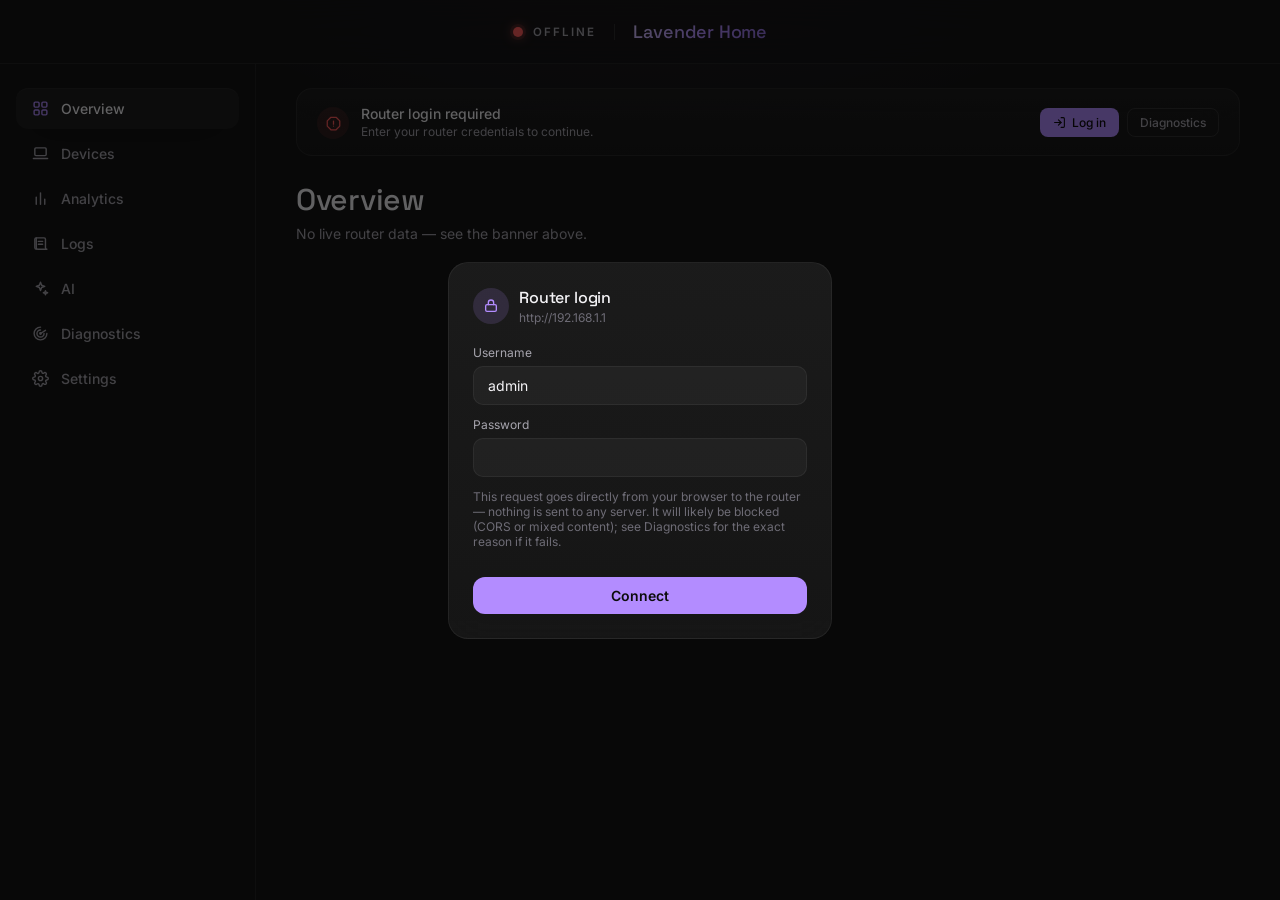
<file: index.html>
<!DOCTYPE html>
<html lang="th">
<head>
<meta charset="UTF-8">
<meta name="viewport" content="width=device-width, initial-scale=1.0">
<title>Lavender Home OS — Overview</title>
<link rel="icon" href="data:,">
<link rel="preconnect" href="https://fonts.googleapis.com">
<link rel="preconnect" href="https://fonts.gstatic.com" crossorigin>
<link href="https://fonts.googleapis.com/css2?family=Inter:wght@400;500;600;700&family=Space+Grotesk:wght@500;600&family=JetBrains+Mono:wght@400;500&display=swap" rel="stylesheet">
<link rel="stylesheet" href="assets/css/main.css">
</head>
<body data-page="overview">
  <div id="lh-header"></div>
  <div class="app-shell">
    <div id="lh-sidebar"></div>
    <main class="app-main">
      <div class="page-wrap">
        <div class="page-header">
          <h1 class="font-display">Overview</h1>
          <p id="overview-source-note">Loading network data…</p>
        </div>

        <div id="overview-grid" class="stat-grid"></div>

        <div id="wifi-section" style="display:none;margin-top:2rem;">
          <h2 class="font-display" style="font-size:1.125rem;font-weight:500;margin:0 0 1rem;">Wi-Fi</h2>
          <div id="wifi-grid" class="wifi-grid"></div>
        </div>
      </div>
    </main>
  </div>
  <div id="lh-mobile-nav"></div>

  <script src="assets/js/utils.js"></script>
  <script src="assets/js/icons.js"></script>
  <script src="assets/js/settings-store.js"></script>
  <script src="assets/js/router-client.js"></script>
  <script src="assets/js/store.js"></script>
  <script src="assets/js/layout.js"></script>
  <script src="assets/js/pages/overview.js"></script>
</body>
</html>
</file>
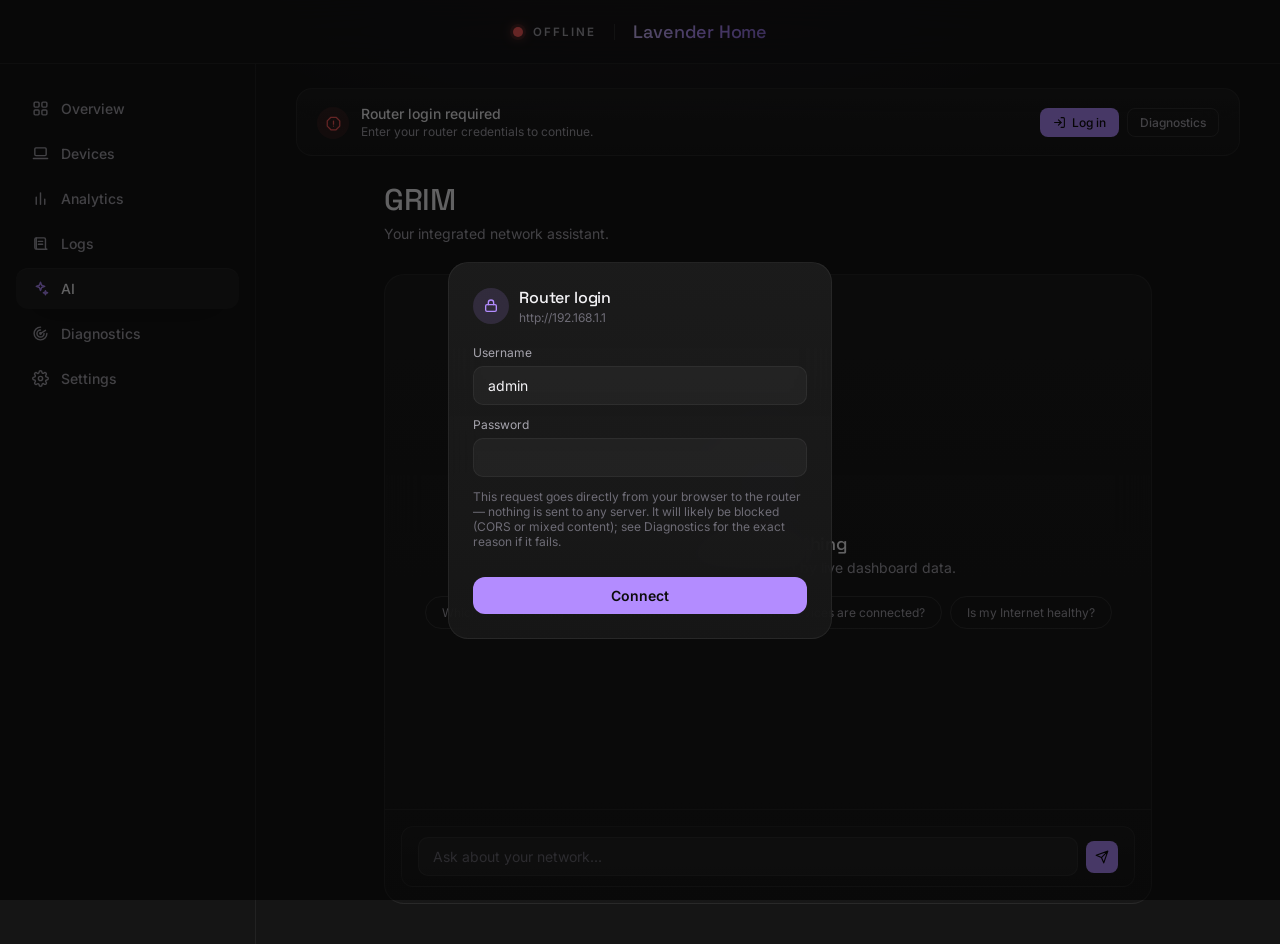
<file: ai.html>
<!DOCTYPE html>
<html lang="th">
<head>
<meta charset="UTF-8">
<meta name="viewport" content="width=device-width, initial-scale=1.0">
<title>Lavender Home OS — GRIM</title>
<link rel="icon" href="data:,">
<link rel="preconnect" href="https://fonts.googleapis.com">
<link rel="preconnect" href="https://fonts.gstatic.com" crossorigin>
<link href="https://fonts.googleapis.com/css2?family=Inter:wght@400;500;600;700&family=Space+Grotesk:wght@500;600&family=JetBrains+Mono:wght@400;500&display=swap" rel="stylesheet">
<link rel="stylesheet" href="assets/css/main.css">
</head>
<body data-page="ai">
  <div id="lh-header"></div>
  <div class="app-shell">
    <div id="lh-sidebar"></div>
    <main class="app-main">
      <div class="page-wrap narrow">
        <div class="page-header">
          <h1 class="font-display">GRIM</h1>
          <p>Your integrated network assistant.</p>
        </div>

        <div class="glass chat-panel">
          <div id="chat-scroll" class="chat-scroll"></div>
          <div id="chat-error" class="chat-error" style="display:none;margin:0 1rem;"></div>
          <div class="chat-input-row">
            <form id="chat-form" class="glass chat-input-box">
              <input id="chat-input" type="text" placeholder="Ask about your network..." autocomplete="off">
              <button type="submit" class="chat-send" id="chat-icon"></button>
            </form>
          </div>
        </div>
      </div>
    </main>
  </div>
  <div id="lh-mobile-nav"></div>

  <script src="assets/js/utils.js"></script>
  <script src="assets/js/icons.js"></script>
  <script src="assets/js/settings-store.js"></script>
  <script src="assets/js/router-client.js"></script>
  <script src="assets/js/store.js"></script>
  <script src="assets/js/layout.js"></script>
  <script src="assets/js/pages/ai.js"></script>
  <script>document.getElementById("chat-icon").innerHTML = LHIcons.send;</script>
</body>
</html>
</file>
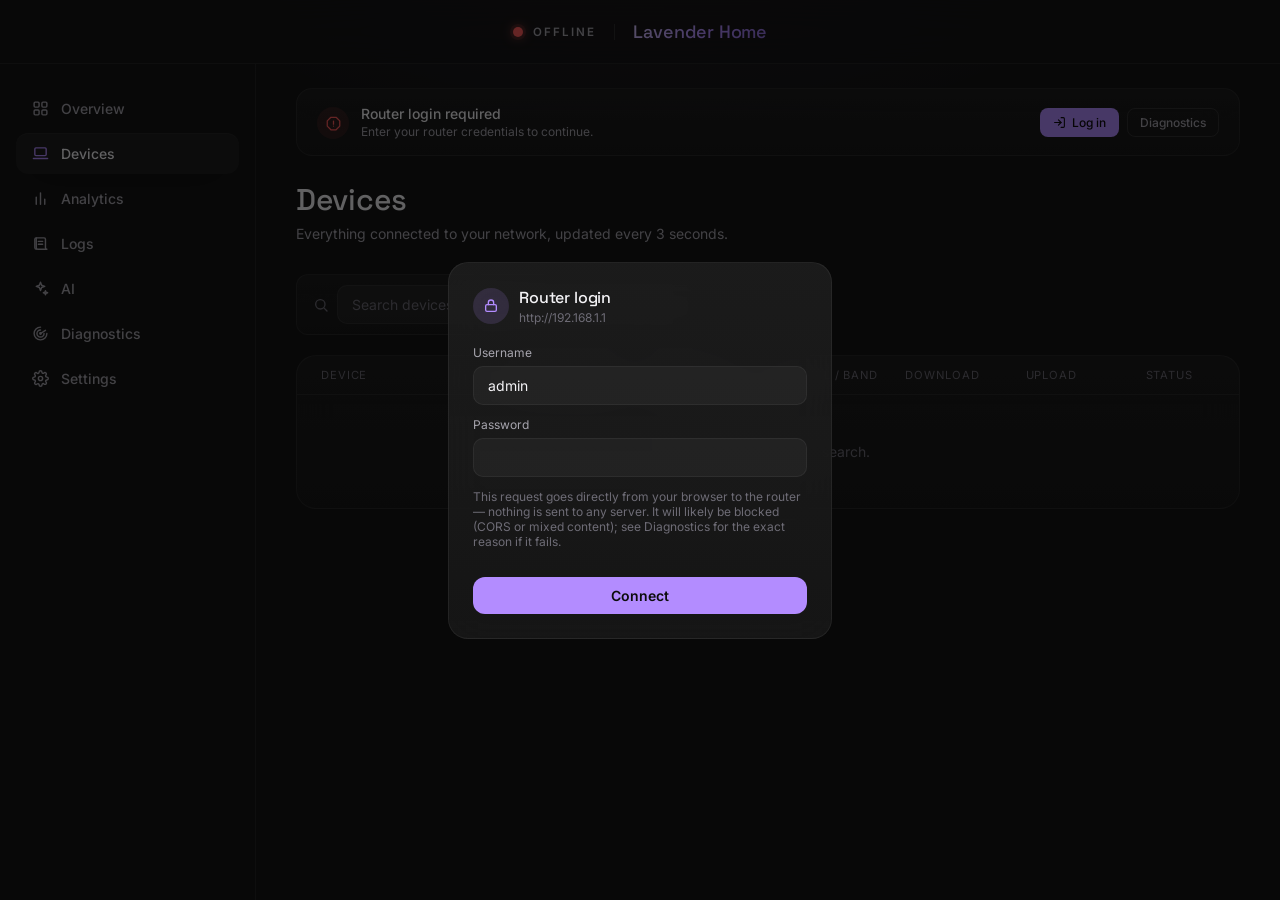
<file: devices.html>
<!DOCTYPE html>
<html lang="th">
<head>
<meta charset="UTF-8">
<meta name="viewport" content="width=device-width, initial-scale=1.0">
<title>Lavender Home OS — Devices</title>
<link rel="icon" href="data:,">
<link rel="preconnect" href="https://fonts.googleapis.com">
<link rel="preconnect" href="https://fonts.gstatic.com" crossorigin>
<link href="https://fonts.googleapis.com/css2?family=Inter:wght@400;500;600;700&family=Space+Grotesk:wght@500;600&family=JetBrains+Mono:wght@400;500&display=swap" rel="stylesheet">
<link rel="stylesheet" href="assets/css/main.css">
</head>
<body data-page="devices">
  <div id="lh-header"></div>
  <div class="app-shell">
    <div id="lh-sidebar"></div>
    <main class="app-main">
      <div class="page-wrap">
        <div class="page-header">
          <h1 class="font-display">Devices</h1>
          <p>Everything connected to your network, updated every 3 seconds.</p>
        </div>

        <div style="margin-bottom:1.25rem;display:flex;align-items:center;gap:.75rem;flex-wrap:wrap;">
          <div class="glass search-box">
            <span style="display:inline-flex" id="search-icon"></span>
            <input id="device-search" type="text" placeholder="Search devices, MAC, IP...">
          </div>
          <span id="device-count" style="font-size:.875rem;color:var(--ink-faint);"></span>
        </div>

        <div class="glass device-table">
          <div class="device-table-head">
            <span>Device</span>
            <span>MAC Address</span>
            <span>IP Address</span>
            <span>Signal / Band</span>
            <span>Download</span>
            <span>Upload</span>
            <span>Status</span>
          </div>
          <div id="device-rows"></div>
        </div>
      </div>
    </main>
  </div>
  <div id="lh-mobile-nav"></div>

  <script src="assets/js/utils.js"></script>
  <script src="assets/js/icons.js"></script>
  <script src="assets/js/settings-store.js"></script>
  <script src="assets/js/router-client.js"></script>
  <script src="assets/js/store.js"></script>
  <script src="assets/js/layout.js"></script>
  <script src="assets/js/pages/devices.js"></script>
  <script>document.getElementById("search-icon").innerHTML = LHIcons.search;</script>
</body>
</html>
</file>
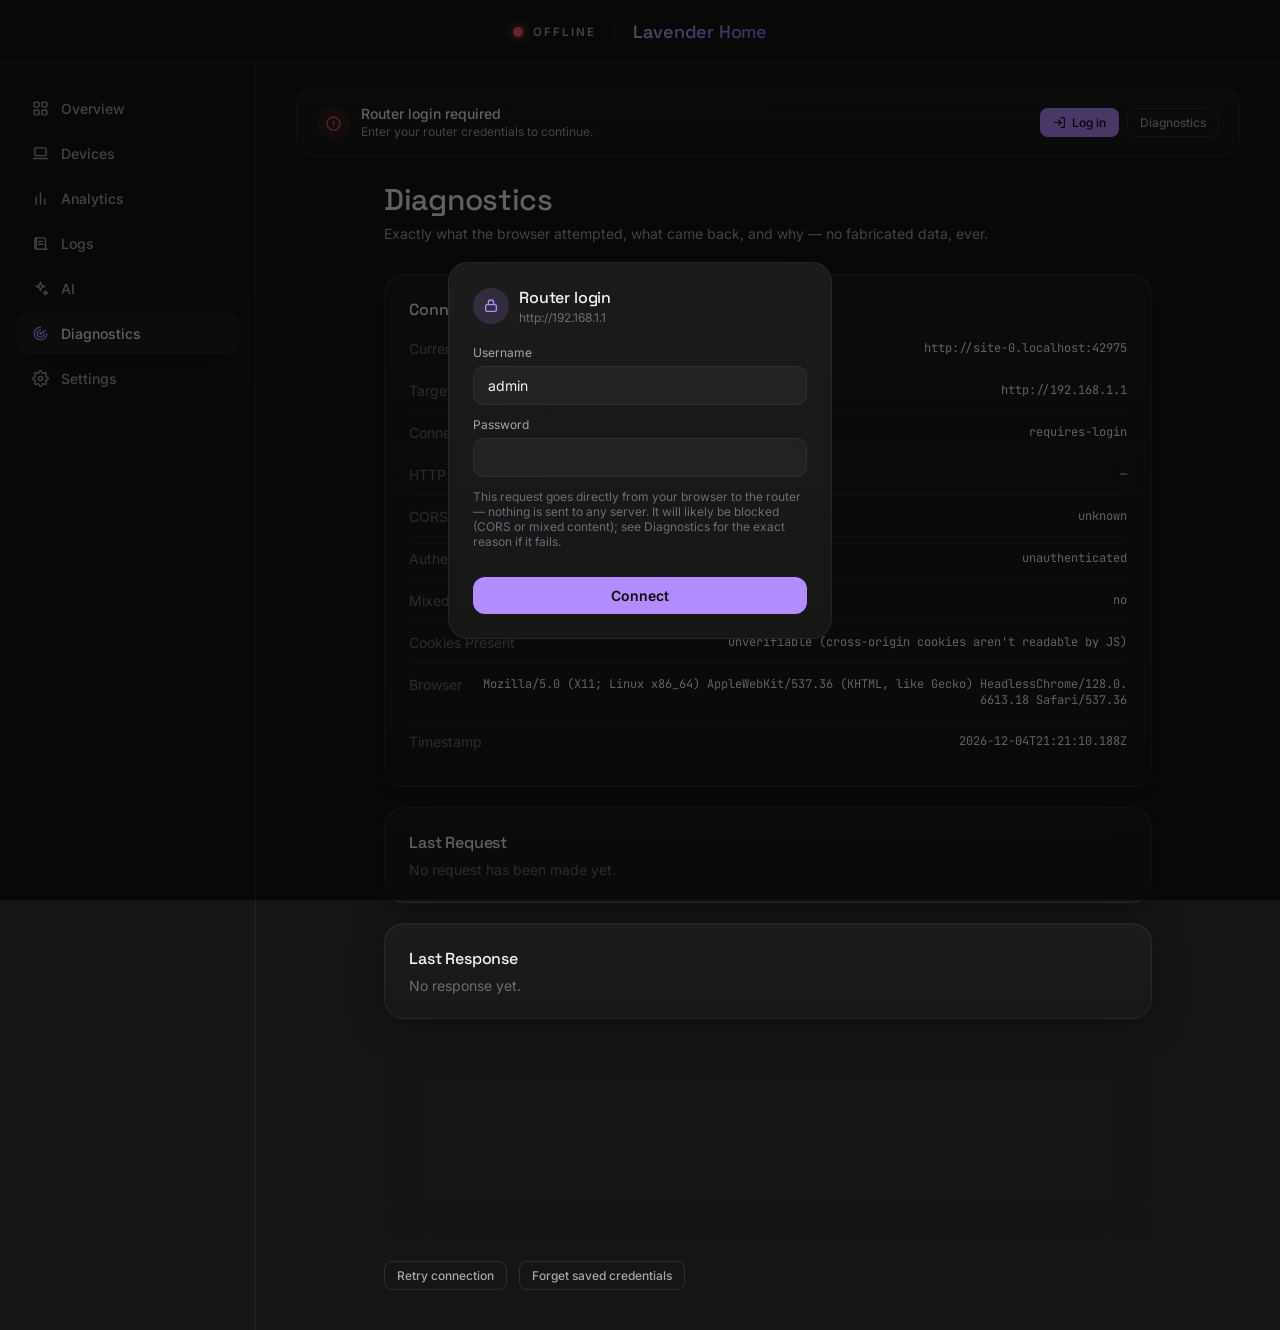
<file: diagnostics.html>
<!DOCTYPE html>
<html lang="th">
<head>
<meta charset="UTF-8">
<meta name="viewport" content="width=device-width, initial-scale=1.0">
<title>Lavender Home OS — Diagnostics</title>
<link rel="icon" href="data:,">
<link rel="preconnect" href="https://fonts.googleapis.com">
<link rel="preconnect" href="https://fonts.gstatic.com" crossorigin>
<link href="https://fonts.googleapis.com/css2?family=Inter:wght@400;500;600;700&family=Space+Grotesk:wght@500;600&family=JetBrains+Mono:wght@400;500&display=swap" rel="stylesheet">
<link rel="stylesheet" href="assets/css/main.css">
</head>
<body data-page="diagnostics">
  <div id="lh-header"></div>
  <div class="app-shell">
    <div id="lh-sidebar"></div>
    <main class="app-main">
      <div class="page-wrap narrow">
        <div class="page-header">
          <h1 class="font-display">Diagnostics</h1>
          <p>Exactly what the browser attempted, what came back, and why — no fabricated data, ever.</p>
        </div>

        <div class="settings-list">
          <div class="card">
            <h2 class="font-display" style="font-size:1rem;font-weight:500;margin:0 0 .5rem;">Connection</h2>
            <div id="diag-connection"></div>
          </div>
          <div class="card">
            <h2 class="font-display" style="font-size:1rem;font-weight:500;margin:0 0 .5rem;">Last Request</h2>
            <div id="diag-request"></div>
          </div>
          <div class="card">
            <h2 class="font-display" style="font-size:1rem;font-weight:500;margin:0 0 .5rem;">Last Response</h2>
            <div id="diag-response"></div>
          </div>
          <div class="card" id="diag-error-card" style="display:none;">
            <h2 class="font-display" style="font-size:1rem;font-weight:500;margin:0 0 .5rem;color:var(--error);">Last Error</h2>
            <p id="diag-error-text" style="font-size:.875rem;color:var(--ink-muted);"></p>
          </div>
          <div class="card">
            <h2 class="font-display" style="font-size:1rem;font-weight:500;margin:0 0 .75rem;">Why this might be blocked</h2>
            <ul style="margin:0;padding-left:1.25rem;font-size:.875rem;color:var(--ink-muted);display:flex;flex-direction:column;gap:.5rem;">
              <li><strong style="color:var(--ink);">CORS:</strong> the router's web server almost certainly doesn't send an <code style="background:rgba(255,255,255,.05);padding:.1rem .3rem;border-radius:.25rem;">Access-Control-Allow-Origin</code> header for this app's origin, so the browser blocks the response even if the router replied.</li>
              <li><strong style="color:var(--ink);">Mixed content:</strong> this app is served over https; browsers refuse to let it fetch an http:// address like the router's, full stop.</li>
              <li><strong style="color:var(--ink);">Different network:</strong> the router's address is a private LAN IP — only reachable from a device on the same home network, not from a browser tab on cellular or another Wi-Fi.</li>
            </ul>
          </div>
          <div style="display:flex;flex-wrap:wrap;gap:.75rem;">
            <button id="diag-retry" class="btn-chip" type="button">Retry connection</button>
            <button id="diag-forget" class="btn-chip" type="button">Forget saved credentials</button>
          </div>
        </div>
      </div>
    </main>
  </div>
  <div id="lh-mobile-nav"></div>

  <script src="assets/js/utils.js"></script>
  <script src="assets/js/icons.js"></script>
  <script src="assets/js/settings-store.js"></script>
  <script src="assets/js/router-client.js"></script>
  <script src="assets/js/store.js"></script>
  <script src="assets/js/layout.js"></script>
  <script src="assets/js/pages/diagnostics.js"></script>
</body>
</html>
</file>
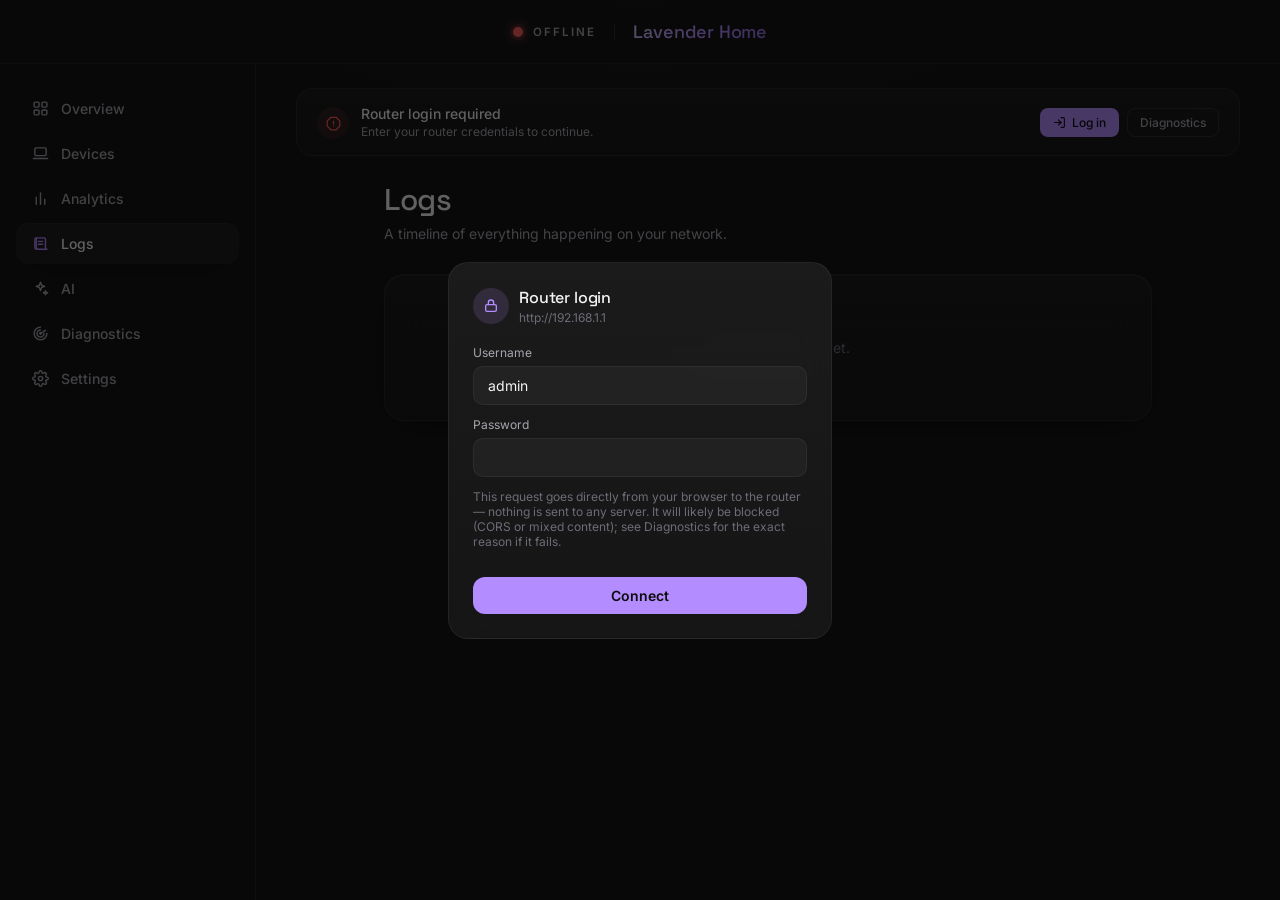
<file: logs.html>
<!DOCTYPE html>
<html lang="th">
<head>
<meta charset="UTF-8">
<meta name="viewport" content="width=device-width, initial-scale=1.0">
<title>Lavender Home OS — Logs</title>
<link rel="icon" href="data:,">
<link rel="preconnect" href="https://fonts.googleapis.com">
<link rel="preconnect" href="https://fonts.gstatic.com" crossorigin>
<link href="https://fonts.googleapis.com/css2?family=Inter:wght@400;500;600;700&family=Space+Grotesk:wght@500;600&family=JetBrains+Mono:wght@400;500&display=swap" rel="stylesheet">
<link rel="stylesheet" href="assets/css/main.css">
</head>
<body data-page="logs">
  <div id="lh-header"></div>
  <div class="app-shell">
    <div id="lh-sidebar"></div>
    <main class="app-main">
      <div class="page-wrap narrow">
        <div class="page-header">
          <h1 class="font-display">Logs</h1>
          <p>A timeline of everything happening on your network.</p>
        </div>
        <div id="log-timeline"></div>
      </div>
    </main>
  </div>
  <div id="lh-mobile-nav"></div>

  <script src="assets/js/utils.js"></script>
  <script src="assets/js/icons.js"></script>
  <script src="assets/js/settings-store.js"></script>
  <script src="assets/js/router-client.js"></script>
  <script src="assets/js/store.js"></script>
  <script src="assets/js/layout.js"></script>
  <script src="assets/js/pages/logs.js"></script>
</body>
</html>
</file>
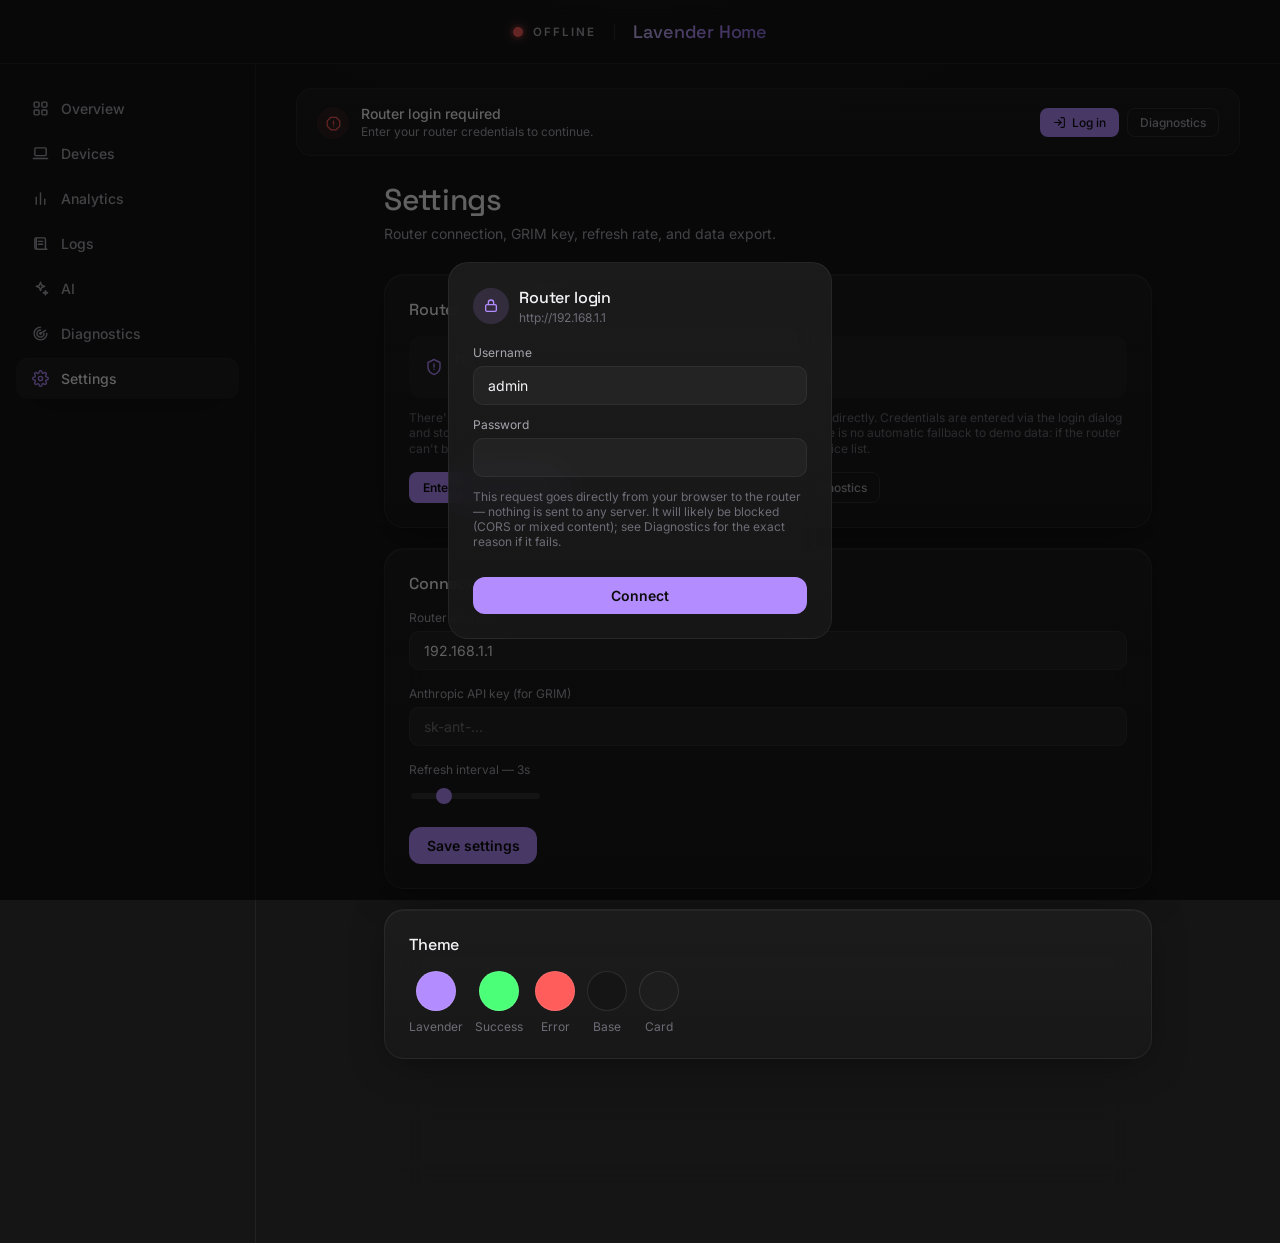
<file: settings.html>
<!DOCTYPE html>
<html lang="th">
<head>
<meta charset="UTF-8">
<meta name="viewport" content="width=device-width, initial-scale=1.0">
<title>Lavender Home OS — Settings</title>
<link rel="icon" href="data:,">
<link rel="preconnect" href="https://fonts.googleapis.com">
<link rel="preconnect" href="https://fonts.gstatic.com" crossorigin>
<link href="https://fonts.googleapis.com/css2?family=Inter:wght@400;500;600;700&family=Space+Grotesk:wght@500;600&family=JetBrains+Mono:wght@400;500&display=swap" rel="stylesheet">
<link rel="stylesheet" href="assets/css/main.css">
</head>
<body data-page="settings">
  <div id="lh-header"></div>
  <div class="app-shell">
    <div id="lh-sidebar"></div>
    <main class="app-main">
      <div class="page-wrap narrow">
        <div class="page-header">
          <h1 class="font-display">Settings</h1>
          <p>Router connection, GRIM key, refresh rate, and data export.</p>
        </div>

        <div class="settings-list">
          <div class="card">
            <h2 class="font-display" style="font-size:1rem;font-weight:500;margin:0 0 1rem;">Router Connection</h2>
            <div id="connection-status"></div>
            <p class="settings-note">
              There's no backend for router data — the browser connects to your router directly. Credentials are
              entered via the login dialog and stored only in this browser's <code>localStorage</code>, never on a
              server. There is no automatic fallback to demo data: if the router can't be reached, the dashboard
              shows a connection error instead of a device list.
            </p>
            <div style="display:flex;flex-wrap:wrap;gap:.625rem;margin-top:1rem;">
              <button id="open-login-btn" type="button" class="focus-ring" style="border-radius:.5rem;background:var(--accent);color:#0c0c0c;font-size:.75rem;font-weight:600;padding:.5rem .875rem;">Enter router credentials</button>
              <button id="forget-credentials-btn" type="button" class="btn-chip">Forget saved credentials</button>
              <a href="diagnostics.html" class="btn-chip">View diagnostics</a>
            </div>
          </div>

          <form id="settings-form" class="card">
            <h2 class="font-display" style="font-size:1rem;font-weight:500;margin:0 0 1rem;">Connection Details</h2>
            <div style="display:grid;gap:1rem;">
              <div>
                <label class="field-label" for="routerHost">Router address</label>
                <input type="text" id="routerHost" placeholder="192.168.1.1">
              </div>
              <div>
                <label class="field-label" for="anthropicApiKey">Anthropic API key (for GRIM)</label>
                <input type="password" id="anthropicApiKey" placeholder="sk-ant-...">
              </div>
              <div>
                <label class="field-label" for="refreshInterval">Refresh interval — <span id="refreshIntervalLabel">3s</span></label>
                <input type="range" id="refreshInterval" min="1" max="10" value="3">
              </div>
            </div>
            <div style="display:flex;align-items:center;gap:1rem;margin-top:1.5rem;">
              <button type="submit" class="btn-accent">Save settings</button>
              <span id="save-confirmation" style="opacity:0;transition:opacity .3s;font-size:.8125rem;color:var(--success);">Saved</span>
            </div>
          </form>

          <div class="card">
            <h2 class="font-display" style="font-size:1rem;font-weight:500;margin:0 0 1rem;">Theme</h2>
            <div class="swatch-row">
              <div class="swatch"><div class="swatch-color" style="background:#B38CFF"></div><span>Lavender</span></div>
              <div class="swatch"><div class="swatch-color" style="background:#4CFF78"></div><span>Success</span></div>
              <div class="swatch"><div class="swatch-color" style="background:#FF5C5C"></div><span>Error</span></div>
              <div class="swatch"><div class="swatch-color" style="background:#151515"></div><span>Base</span></div>
              <div class="swatch"><div class="swatch-color" style="background:#1D1D1D"></div><span>Card</span></div>
            </div>
          </div>

          <div class="card">
            <h2 class="font-display" style="font-size:1rem;font-weight:500;margin:0 0 1rem;">Export Logs</h2>
            <button id="export-logs-btn" class="btn-accent" type="button">
              <span id="export-icon" style="display:inline-flex"></span>
              Export as JSON
            </button>
          </div>
        </div>
      </div>
    </main>
  </div>
  <div id="lh-mobile-nav"></div>

  <script src="assets/js/utils.js"></script>
  <script src="assets/js/icons.js"></script>
  <script src="assets/js/settings-store.js"></script>
  <script src="assets/js/router-client.js"></script>
  <script src="assets/js/store.js"></script>
  <script src="assets/js/layout.js"></script>
  <script src="assets/js/pages/settings.js"></script>
  <script>document.getElementById("export-icon").innerHTML = LHIcons.download;</script>
</body>
</html>
</file>
<file: assets/css/main.css>
/* ────────────────────────────────────────────────────────────────────────
   Lavender Home OS — Design Tokens
   ──────────────────────────────────────────────────────────────────────── */
:root {
  --bg: #151515;
  --card: #1D1D1D;
  --card-hover: #232323;
  --border: rgba(255, 255, 255, 0.06);
  --accent: #B38CFF;
  --accent-dim: #8F6EDB;
  --accent-glow: rgba(179, 140, 255, 0.35);
  --success: #4CFF78;
  --success-glow: rgba(76, 255, 120, 0.35);
  --error: #FF5C5C;
  --error-glow: rgba(255, 92, 92, 0.35);
  --warning: #FBBF77;
  --ink: #F4F3F6;
  --ink-muted: #A7A5AE;
  --ink-faint: #6E6C76;
  --radius-lg: 1.25rem;
  --radius-xl: 1.75rem;
  --font-display: "Space Grotesk", "Inter", sans-serif;
  --font-sans: "Inter", sans-serif;
  --font-mono: "JetBrains Mono", monospace;
}

* { box-sizing: border-box; -webkit-tap-highlight-color: transparent; }
html, body { margin: 0; padding: 0; }
html { background: var(--bg); scroll-behavior: smooth; }
body {
  background: var(--bg);
  color: var(--ink);
  font-family: var(--font-sans);
  -webkit-font-smoothing: antialiased;
  min-height: 100vh;
}
h1, h2, h3, .font-display { font-family: var(--font-display); letter-spacing: -0.01em; }
a { color: inherit; text-decoration: none; }
button, input { font-family: inherit; color: inherit; }
button { cursor: pointer; border: none; background: none; }
code { font-family: var(--font-mono); }

::selection { background: rgba(179, 140, 255, 0.35); color: #fff; }
::-webkit-scrollbar { width: 10px; height: 10px; }
::-webkit-scrollbar-track { background: transparent; }
::-webkit-scrollbar-thumb { background: rgba(255,255,255,0.08); border-radius: 999px; border: 2px solid var(--bg); }
::-webkit-scrollbar-thumb:hover { background: var(--accent-glow); }

.focus-ring:focus-visible {
  outline: none;
  box-shadow: 0 0 0 2px var(--bg), 0 0 0 4px rgba(179,140,255,0.6);
}

/* ── Glass surfaces ───────────────────────────────────────────────────── */
.glass {
  background: linear-gradient(180deg, rgba(29,29,29,0.92) 0%, rgba(24,24,24,0.88) 100%);
  backdrop-filter: blur(20px) saturate(140%);
  -webkit-backdrop-filter: blur(20px) saturate(140%);
  border: 1px solid var(--border);
}
.glass-strong {
  background: rgba(21,21,21,0.72);
  backdrop-filter: blur(28px) saturate(160%);
  -webkit-backdrop-filter: blur(28px) saturate(160%);
  border-bottom: 1px solid var(--border);
}
.card {
  background: linear-gradient(180deg, rgba(29,29,29,0.92) 0%, rgba(24,24,24,0.88) 100%);
  backdrop-filter: blur(20px) saturate(140%);
  -webkit-backdrop-filter: blur(20px) saturate(140%);
  border: 1px solid var(--border);
  border-radius: var(--radius-lg);
  box-shadow: 0 1px 0 0 rgba(255,255,255,0.04) inset, 0 8px 40px -12px rgba(0,0,0,0.6);
  padding: 1.5rem;
  transition: all .3s cubic-bezier(.16,1,.3,1);
}
.card.interactive:hover {
  border-color: rgba(255,255,255,0.1);
  transform: translateY(-2px);
  box-shadow: 0 0 24px 0 rgba(179,140,255,0.25);
}
.text-gradient-accent {
  background: linear-gradient(135deg, #d9c8ff 0%, #b38cff 55%, #8f6edb 100%);
  -webkit-background-clip: text; background-clip: text; color: transparent;
}

/* ── Layout shell ─────────────────────────────────────────────────────── */
.app-bg-glow {
  position: fixed; inset: 0; z-index: 0; pointer-events: none; opacity: .6;
  background: radial-gradient(60% 40% at 50% -10%, rgba(179,140,255,0.10) 0%, rgba(21,21,21,0) 70%);
}
header.app-header {
  position: sticky; top: 0; z-index: 40;
  height: 64px; display: flex; align-items: center; justify-content: center;
  padding: 0 1.5rem;
}
.header-status { display: flex; align-items: center; gap: 0.625rem; }
.header-status .label { font-size: .72rem; font-weight: 600; letter-spacing: .18em; text-transform: uppercase; color: var(--ink-muted); }
.header-divider { width: 1px; height: 16px; background: rgba(255,255,255,0.1); margin: 0 .5rem; }
.header-title { font-size: 1.125rem; font-weight: 500; }

.app-shell { position: relative; z-index: 10; margin: 0 auto; max-width: 1600px; display: flex; }

.sidebar {
  width: 16rem; display: none; flex-direction: column; gap: .25rem;
  border-right: 1px solid var(--border);
  padding: 1.5rem 1rem; flex-shrink: 0;
}
@media (min-width: 768px) { .sidebar { display: flex; } }
.sidebar a {
  position: relative; display: flex; align-items: center; gap: .75rem;
  border-radius: .75rem; padding: .75rem 1rem; font-size: .875rem; font-weight: 500;
  color: var(--ink-muted); transition: color .2s;
}
.sidebar a:hover { color: var(--ink); }
.sidebar a.active { color: var(--ink); background: var(--card); box-shadow: 0 1px 0 0 rgba(255,255,255,0.04) inset, 0 8px 40px -12px rgba(0,0,0,0.6); }
.sidebar a.active svg { color: var(--accent); }
.sidebar a:hover:not(.active) { transform: translateX(3px); }
.sidebar svg { width: 17px; height: 17px; flex-shrink: 0; }

.mobile-nav {
  position: fixed; bottom: 0; left: 0; right: 0; z-index: 40;
  display: flex; align-items: center; justify-content: space-around;
  padding: .5rem; 
}
@media (min-width: 768px) { .mobile-nav { display: none; } }
.mobile-nav a { display: flex; flex-direction: column; align-items: center; gap: .25rem; padding: .375rem .75rem; border-radius: .75rem; color: var(--ink-faint); }
.mobile-nav a.active { color: var(--accent); }
.mobile-nav a.active span { color: var(--ink); }
.mobile-nav svg { width: 19px; height: 19px; }
.mobile-nav span { font-size: .625rem; font-weight: 500; color: inherit; }

main.app-main { min-height: calc(100vh - 4rem); width: 100%; flex: 1; padding: 1.5rem 1.25rem 6rem; }
@media (min-width: 768px) { main.app-main { padding: 1.5rem 2.5rem 2.5rem; } }

.page-wrap { margin: 0 auto; max-width: 72rem; }
.page-wrap.narrow { max-width: 48rem; }
.page-header { margin-bottom: 2rem; animation: fade-up .4s cubic-bezier(.16,1,.3,1) both; }
.page-header h1 { font-size: 1.875rem; font-weight: 500; margin: 0; }
.page-header p { margin: .375rem 0 0; font-size: .875rem; color: var(--ink-muted); }

/* ── Status dot ───────────────────────────────────────────────────────── */
.dot { display: inline-block; border-radius: 999px; width: 8px; height: 8px; }
.dot.md { width: 10px; height: 10px; }
.dot.online { background: var(--success); box-shadow: 0 0 0 3px rgba(76,255,120,.12), 0 0 12px rgba(76,255,120,.6); animation: pulse-soft 2.4s ease-in-out infinite; }
.dot.offline { background: var(--error); box-shadow: 0 0 0 3px rgba(255,92,92,.12), 0 0 12px rgba(255,92,92,.6); }
.dot.degraded { background: var(--accent); box-shadow: 0 0 0 3px rgba(179,140,255,.12), 0 0 12px rgba(179,140,255,.6); }

/* ── Stat grid ────────────────────────────────────────────────────────── */
.stat-grid { display: grid; grid-template-columns: 1fr; gap: 1rem; }
@media (min-width: 640px) { .stat-grid { grid-template-columns: repeat(2, 1fr); } }
@media (min-width: 1024px) { .stat-grid { grid-template-columns: repeat(3, 1fr); } }
.stat-card { display: flex; flex-direction: column; gap: 1rem; opacity: 0; animation: fade-up .5s cubic-bezier(.16,1,.3,1) forwards; }
.stat-card-top { display: flex; align-items: center; justify-content: space-between; }
.stat-card-top .label { font-size: .8125rem; color: var(--ink-muted); letter-spacing: .01em; }
.stat-icon { border-radius: 999px; background: rgba(255,255,255,0.05); padding: .5rem; display: flex; color: var(--accent); }
.stat-icon.success { color: var(--success); }
.stat-icon.error { color: var(--error); }
.stat-icon svg { width: 16px; height: 16px; }
.stat-value { font-family: var(--font-display); font-size: 1.5rem; font-weight: 500; letter-spacing: -0.01em; }
.stat-sublabel { margin-top: .25rem; font-size: .75rem; color: var(--ink-faint); }

/* ── Wifi cards ───────────────────────────────────────────────────────── */
.wifi-grid { display: grid; grid-template-columns: 1fr; gap: 1rem; }
@media (min-width: 640px) { .wifi-grid { grid-template-columns: repeat(2, 1fr); } }
.wifi-row { display: flex; align-items: center; justify-content: space-between; }
.wifi-name { font-weight: 500; }
.wifi-meta { margin-top: .25rem; font-size: .75rem; color: var(--ink-faint); }
.wifi-clients { display: flex; align-items: center; gap: .5rem; font-size: .875rem; color: var(--ink-muted); }

/* ── Buttons / inputs ─────────────────────────────────────────────────── */
.btn-accent {
  display: inline-flex; align-items: center; gap: .5rem; border-radius: .75rem;
  background: var(--accent); color: #0c0c0c; font-weight: 600; font-size: .875rem;
  padding: .625rem 1.1rem; transition: opacity .2s;
}
.btn-accent:hover { opacity: .9; }
.btn-accent:disabled { opacity: .3; cursor: not-allowed; }
.pill-tabs { display: inline-flex; gap: .25rem; border-radius: .75rem; padding: .25rem; }
.pill-tabs button { border-radius: .5rem; padding: .375rem .875rem; font-size: .875rem; font-weight: 500; color: var(--ink-faint); transition: color .2s, background .2s; }
.pill-tabs button.active { color: var(--accent); background: rgba(179,140,255,0.2); }
.pill-tabs button:hover:not(.active) { color: var(--ink); }

.search-box { display: flex; align-items: center; gap: .5rem; width: 100%; max-width: 26rem; border-radius: .75rem; padding: .625rem 1rem; }
.search-box svg { width: 16px; height: 16px; color: var(--ink-faint); flex-shrink: 0; }
.search-box input { background: transparent; border: none; outline: none; width: 100%; font-size: .875rem; color: var(--ink); }
.search-box input::placeholder { color: var(--ink-faint); }

/* ── Device table ─────────────────────────────────────────────────────── */
.device-table { border-radius: 1.25rem; overflow: hidden; }
.device-table-head {
  display: none; grid-template-columns: 1.6fr 1fr 1fr .9fr .9fr .9fr .6fr; gap: 1rem;
  border-bottom: 1px solid var(--border); padding: .75rem 1.5rem; font-size: .7rem;
  text-transform: uppercase; letter-spacing: .08em; color: var(--ink-faint);
}
@media (min-width: 768px) { .device-table-head { display: grid; } }
.device-row {
  display: grid; grid-template-columns: 1fr 1fr; gap: .75rem;
  border-bottom: 1px solid var(--border); padding: 1rem 1.5rem; font-size: .875rem;
  animation: fade-in .3s both;
}
.device-row:last-child { border-bottom: none; }
.device-row:hover { background: rgba(255,255,255,0.02); }
@media (min-width: 768px) {
  .device-row { grid-template-columns: 1.6fr 1fr 1fr .9fr .9fr .9fr .6fr; gap: 1rem; align-items: center; }
}
.device-name-cell { grid-column: span 2; }
@media (min-width: 768px) { .device-name-cell { grid-column: span 1; } }
.device-name { font-weight: 500; }
.device-sub { font-size: .75rem; color: var(--ink-faint); margin-top: .125rem; }
.device-mono { font-family: var(--font-mono); font-size: .75rem; color: var(--ink-muted); }
.device-status-cell { display: flex; align-items: center; gap: .5rem; }
.device-status-mobile { display: block; font-size: .7rem; color: var(--ink-faint); }
@media (min-width: 768px) { .device-status-mobile { display: none; } }

/* ── Charts wrapper ───────────────────────────────────────────────────── */
.chart-box { position: relative; width: 100%; height: 280px; }

/* ── Timeline (logs) ──────────────────────────────────────────────────── */
.timeline { position: relative; padding: 1.5rem; border-radius: 1.25rem; }
@media (min-width: 640px) { .timeline { padding: 2rem; } }
.timeline-line { position: absolute; top: 2rem; bottom: 2rem; left: 38px; width: 1px; background: var(--border); }
@media (min-width: 640px) { .timeline-line { left: 46px; } }
.timeline-items { display: flex; flex-direction: column; gap: 1.5rem; }
.timeline-item { position: relative; display: flex; gap: 1rem; animation: fade-in-x .35s both; }
.timeline-icon { z-index: 10; flex-shrink: 0; width: 32px; height: 32px; border-radius: 999px; display: flex; align-items: center; justify-content: center; }
@media (min-width: 640px) { .timeline-icon { width: 36px; height: 36px; } }
.timeline-icon svg { width: 16px; height: 16px; }
.timeline-body { flex: 1; padding: .25rem 0; }
.timeline-head { display: flex; flex-wrap: wrap; align-items: center; gap: .375rem .5rem; }
.timeline-title { font-size: .875rem; font-weight: 500; }
.timeline-time { font-size: .75rem; color: var(--ink-faint); }
.timeline-detail { margin: .25rem 0 0; font-size: .875rem; color: var(--ink-muted); }

/* ── Chat (GRIM) ──────────────────────────────────────────────────────── */
.chat-panel { display: flex; flex-direction: column; height: 70vh; border-radius: 1.25rem; overflow: hidden; }
.chat-scroll { flex: 1; overflow-y: auto; padding: 1.5rem; display: flex; flex-direction: column; gap: 1.25rem; }
.chat-empty { height: 100%; display: flex; flex-direction: column; align-items: center; justify-content: center; gap: 1.25rem; text-align: center; }
.chat-empty-icon { width: 56px; height: 56px; border-radius: 1rem; background: rgba(179,140,255,0.1); color: var(--accent); display: flex; align-items: center; justify-content: center; box-shadow: 0 0 24px rgba(179,140,255,.25); }
.chat-empty-icon svg { width: 24px; height: 24px; }
.chat-suggestions { display: flex; flex-wrap: wrap; justify-content: center; gap: .5rem; }
.chip { border-radius: 999px; border: 1px solid rgba(255,255,255,0.1); padding: .5rem 1rem; font-size: .75rem; color: var(--ink-muted); transition: color .2s, border-color .2s; }
.chip:hover { border-color: rgba(179,140,255,.4); color: var(--ink); }
.chat-msg { display: flex; gap: .75rem; animation: fade-up .3s both; }
.chat-msg.user { flex-direction: row-reverse; }
.chat-avatar { width: 32px; height: 32px; border-radius: 999px; flex-shrink: 0; display: flex; align-items: center; justify-content: center; }
.chat-avatar svg { width: 14px; height: 14px; }
.chat-avatar.assistant { background: rgba(179,140,255,.15); color: var(--accent); }
.chat-avatar.user { background: rgba(255,255,255,.1); color: var(--ink-muted); }
.chat-bubble { max-width: 75%; white-space: pre-wrap; border-radius: 1rem; padding: .75rem 1rem; font-size: .875rem; line-height: 1.6; }
.chat-bubble.assistant { background: var(--card); }
.chat-bubble.user { background: rgba(179,140,255,.15); }
.chat-thinking { display: flex; align-items: center; gap: .5rem; padding-left: 2.75rem; font-size: .75rem; color: var(--ink-faint); }
.chat-error { border-radius: .75rem; background: rgba(255,92,92,.1); color: var(--error); padding: .75rem 1rem; font-size: .875rem; }
.chat-input-row { border-top: 1px solid var(--border); padding: 1rem; }
.chat-input-box { display: flex; align-items: center; gap: .5rem; border-radius: .75rem; padding: .625rem 1rem; }
.chat-input-box input { flex: 1; background: transparent; border: none; outline: none; font-size: .875rem; color: var(--ink); }
.chat-input-box input::placeholder { color: var(--ink-faint); }
.chat-send { width: 32px; height: 32px; border-radius: .5rem; background: var(--accent); color: #0c0c0c; display: flex; align-items: center; justify-content: center; flex-shrink: 0; transition: opacity .2s; }
.chat-send:disabled { opacity: .3; }
.chat-send svg { width: 14px; height: 14px; }

/* ── Settings ─────────────────────────────────────────────────────────── */
.settings-list { display: flex; flex-direction: column; gap: 1.25rem; }
.settings-status-row { display: flex; align-items: center; gap: .75rem; border-radius: .75rem; background: rgba(255,255,255,0.03); padding: .875rem 1rem; }
.settings-status-row svg { width: 18px; height: 18px; flex-shrink: 0; }
.settings-note { margin-top: .75rem; font-size: .75rem; color: var(--ink-faint); }
.settings-note code { border-radius: .25rem; background: rgba(255,255,255,0.05); padding: .1rem .35rem; }
.swatch-row { display: flex; flex-wrap: wrap; gap: .75rem; }
.swatch { display: flex; flex-direction: column; align-items: center; gap: .5rem; }
.swatch-color { width: 40px; height: 40px; border-radius: 999px; border: 1px solid rgba(255,255,255,0.1); }
.swatch span { font-size: .75rem; color: var(--ink-faint); }
input[type="range"] { -webkit-appearance: none; height: 6px; border-radius: 999px; background: rgba(255,255,255,0.1); flex: 1; cursor: pointer; }
input[type="range"]::-webkit-slider-thumb { -webkit-appearance: none; width: 16px; height: 16px; border-radius: 999px; background: var(--accent); cursor: pointer; }
input[type="range"]::-moz-range-thumb { width: 16px; height: 16px; border-radius: 999px; background: var(--accent); border: none; cursor: pointer; }
input[type="text"], input[type="password"] {
  width: 100%; background: rgba(255,255,255,0.04); border: 1px solid var(--border); border-radius: .625rem;
  padding: .625rem .875rem; font-size: .875rem; color: var(--ink); outline: none;
}
input[type="text"]:focus, input[type="password"]:focus { border-color: rgba(179,140,255,.5); }
label.field-label { display: block; font-size: .75rem; color: var(--ink-muted); margin-bottom: .375rem; }

/* ── Animations ───────────────────────────────────────────────────────── */
@keyframes pulse-soft { 0%,100% { opacity: 1; } 50% { opacity: .45; } }
@keyframes fade-up { from { opacity: 0; transform: translateY(8px); } to { opacity: 1; transform: translateY(0); } }
@keyframes fade-in { from { opacity: 0; } to { opacity: 1; } }
@keyframes fade-in-x { from { opacity: 0; transform: translateX(-8px); } to { opacity: 1; transform: translateX(0); } }

/* ── Connection banner ────────────────────────────────────────────────── */
.conn-banner {
  display: flex; flex-direction: column; gap: .75rem; margin-bottom: 1.5rem;
  padding: 1rem 1.25rem; border-radius: 1rem;
}
@media (min-width: 640px) { .conn-banner { flex-direction: row; align-items: center; justify-content: space-between; } }
.conn-banner-left { display: flex; align-items: flex-start; gap: .75rem; }
.conn-banner-icon { flex-shrink: 0; margin-top: .125rem; width: 32px; height: 32px; border-radius: 999px; display: flex; align-items: center; justify-content: center; background: rgba(179,140,255,0.1); color: var(--accent); }
.conn-banner-icon.error { background: rgba(255,92,92,0.1); color: var(--error); }
.conn-banner-icon svg { width: 15px; height: 15px; }
.conn-banner-title { font-size: .875rem; font-weight: 500; color: var(--ink); }
.conn-banner-detail { margin-top: .125rem; font-size: .75rem; color: var(--ink-muted); }
.conn-banner-actions { display: flex; align-items: center; gap: .5rem; padding-left: 2.75rem; flex-shrink: 0; }
@media (min-width: 640px) { .conn-banner-actions { padding-left: 0; } }
.btn-chip {
  display: inline-flex; align-items: center; gap: .375rem; border-radius: .5rem;
  border: 1px solid rgba(255,255,255,0.1); padding: .375rem .75rem; font-size: .75rem;
  font-weight: 500; color: var(--ink-muted); transition: color .2s;
}
.btn-chip:hover { color: var(--ink); }
.btn-chip svg { width: 13px; height: 13px; }
.btn-chip.accent { background: var(--accent); color: #0c0c0c; border-color: transparent; }

/* ── Login dialog ─────────────────────────────────────────────────────── */
.login-overlay {
  position: fixed; inset: 0; z-index: 60; display: flex; align-items: center; justify-content: center;
  background: rgba(0,0,0,0.6); padding: 1rem;
}
.login-dialog { width: 100%; max-width: 24rem; border-radius: 1.25rem; padding: 1.5rem; }
.login-dialog-head { display: flex; align-items: center; justify-content: space-between; margin-bottom: 1.25rem; }
.login-dialog-title { display: flex; align-items: center; gap: .625rem; }
.login-dialog-icon { width: 36px; height: 36px; border-radius: 999px; background: rgba(179,140,255,.15); color: var(--accent); display: flex; align-items: center; justify-content: center; }
.login-dialog-icon svg { width: 16px; height: 16px; }
.login-dialog-title h2 { font-size: 1rem; font-weight: 500; margin: 0; color: var(--ink); }
.login-dialog-title p { margin: .125rem 0 0; font-size: .75rem; color: var(--ink-faint); }

/* ── Diagnostics page ─────────────────────────────────────────────────── */
.diag-row { display: flex; align-items: flex-start; justify-content: space-between; gap: 1rem; border-bottom: 1px solid var(--border); padding: .75rem 0; font-size: .875rem; }
.diag-row:last-child { border-bottom: none; }
.diag-row .diag-label { color: var(--ink-faint); flex-shrink: 0; }
.diag-row .diag-value { text-align: right; font-family: var(--font-mono); font-size: .75rem; color: var(--ink); word-break: break-all; }

@media (prefers-reduced-motion: reduce) {
  *, *::before, *::after { animation-duration: .01ms !important; transition-duration: .01ms !important; }
}
</file>
